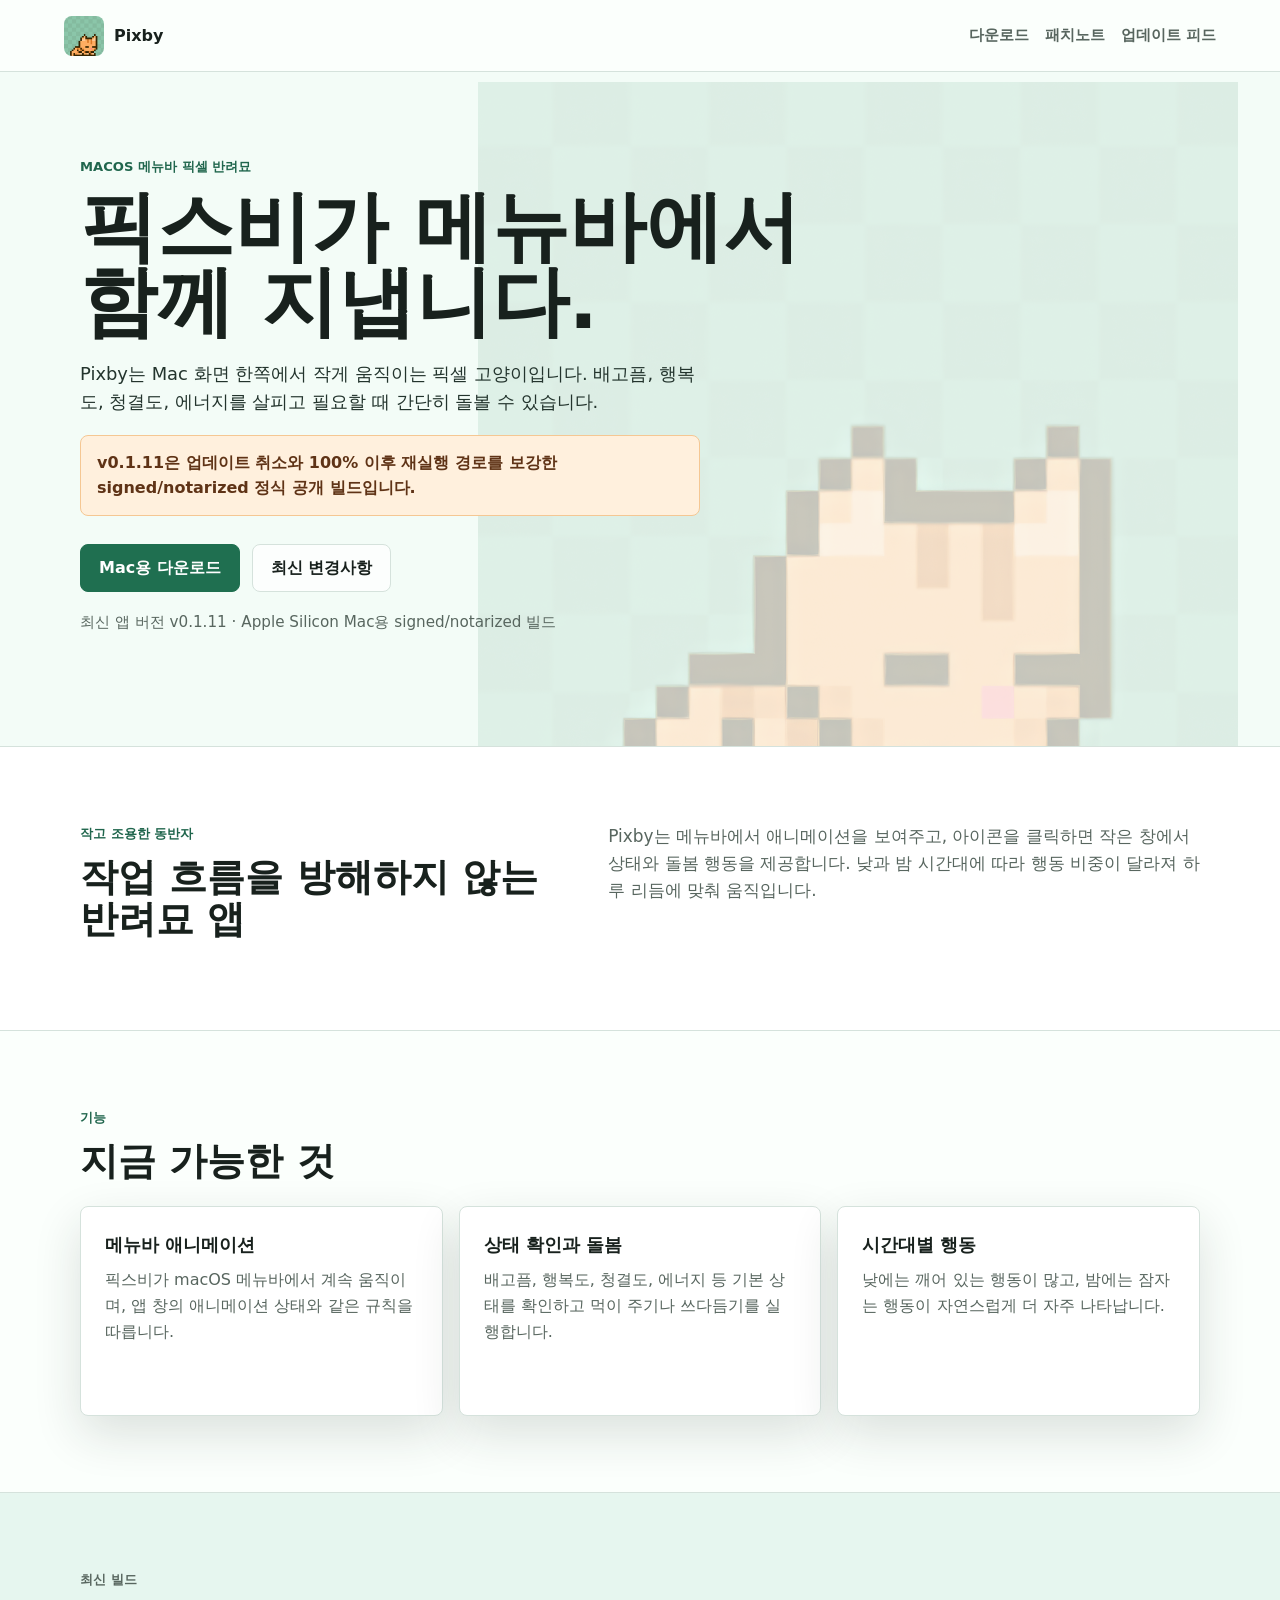
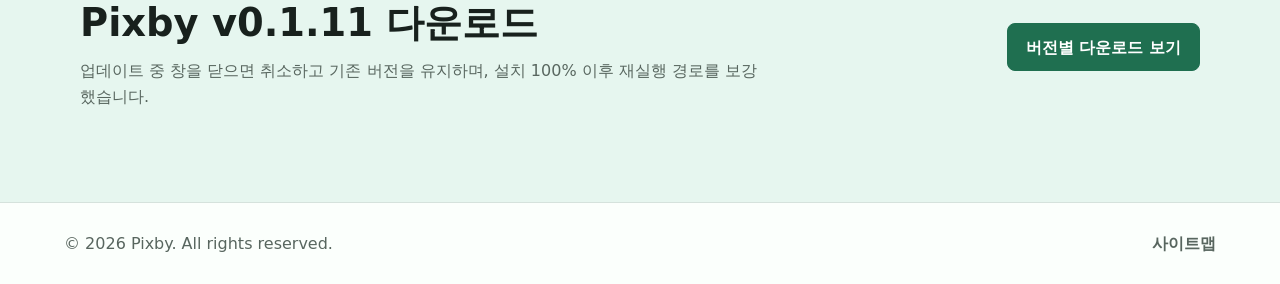
<file: index.html>
<!doctype html>
<html lang="ko">
  <head>
    <meta charset="utf-8" />
    <meta name="viewport" content="width=device-width, initial-scale=1" />
    <title>Pixby - macOS 메뉴바 픽셀 반려묘</title>
    <meta
      name="description"
      content="Pixby는 macOS 메뉴바에 상주하는 작은 픽셀 반려묘 앱입니다. 픽스비를 돌보고, 상태를 확인하고, 최신 Mac 버전을 다운로드하세요."
    />
    <meta name="robots" content="index, follow" />
    <meta name="theme-color" content="#8acfb2" />
    <link rel="canonical" href="https://pixby-app.github.io/" />
    <link rel="manifest" href="/site.webmanifest" />
    <link rel="icon" href="/assets/logo-pixby.png" type="image/png" />
    <meta property="og:type" content="website" />
    <meta property="og:site_name" content="Pixby" />
    <meta property="og:title" content="Pixby - macOS 메뉴바 픽셀 반려묘" />
    <meta
      property="og:description"
      content="메뉴바에서 함께 지내는 작은 픽셀 반려묘, Pixby의 최신 Mac 버전을 다운로드하세요."
    />
    <meta property="og:url" content="https://pixby-app.github.io/" />
    <meta property="og:image" content="https://pixby-app.github.io/assets/logo-pixby.png" />
    <meta name="twitter:card" content="summary_large_image" />
    <meta name="twitter:title" content="Pixby - macOS 메뉴바 픽셀 반려묘" />
    <meta
      name="twitter:description"
      content="macOS 메뉴바에서 함께 지내는 픽셀 반려묘 앱입니다."
    />
    <meta name="twitter:image" content="https://pixby-app.github.io/assets/logo-pixby.png" />
    <link rel="stylesheet" href="/styles.css?v=0.1.11" />
    <script type="application/ld+json">
      {
        "@context": "https://schema.org",
        "@type": "SoftwareApplication",
        "name": "Pixby",
        "alternateName": "픽스비",
        "applicationCategory": "LifestyleApplication",
        "operatingSystem": "macOS",
        "softwareVersion": "0.1.11",
        "description": "Pixby는 macOS 메뉴바에 상주하는 픽셀 반려묘 앱입니다.",
        "url": "https://pixby-app.github.io/",
        "downloadUrl": "https://github.com/Pixby-App/pixby-app.github.io/releases/download/v0.1.11/Pixby-0.1.11-arm64.dmg",
        "image": "https://pixby-app.github.io/assets/logo-pixby.png",
        "inLanguage": "ko-KR",
        "offers": {
          "@type": "Offer",
          "price": "0",
          "priceCurrency": "KRW"
        }
      }
    </script>
  </head>
  <body>
    <header class="site-header">
      <a class="brand" href="/" aria-label="Pixby 홈">
        <img src="/assets/logo-pixby.png" alt="" width="40" height="40" />
        <span>Pixby</span>
      </a>
      <nav aria-label="주요 메뉴">
        <a href="/downloads.html">다운로드</a>
        <a href="/patch-notes.html">패치노트</a>
        <a href="/updates/latest-mac.yml">업데이트 피드</a>
      </nav>
    </header>

    <main>
      <section class="hero">
        <div class="hero-inner">
          <p class="eyebrow">macOS 메뉴바 픽셀 반려묘</p>
          <h1>픽스비가 메뉴바에서 함께 지냅니다.</h1>
          <p class="hero-copy">
            Pixby는 Mac 화면 한쪽에서 작게 움직이는 픽셀 고양이입니다. 배고픔, 행복도, 청결도,
            에너지를 살피고 필요할 때 간단히 돌볼 수 있습니다.
          </p>
          <p class="status-alert">
            v0.1.11은 업데이트 취소와 100% 이후 재실행 경로를 보강한 signed/notarized 정식 공개 빌드입니다.
          </p>
          <div class="hero-actions" aria-label="주요 작업">
            <a class="button primary" href="https://github.com/Pixby-App/pixby-app.github.io/releases/download/v0.1.11/Pixby-0.1.11-arm64.dmg">Mac용 다운로드</a>
            <a class="button secondary" href="/patch-notes.html">최신 변경사항</a>
          </div>
          <p class="release-note">최신 앱 버전 v0.1.11 · Apple Silicon Mac용 signed/notarized 빌드</p>
        </div>
      </section>

      <section class="section intro-section" aria-labelledby="what-is-pixby">
        <div class="section-inner two-column">
          <div>
            <p class="eyebrow">작고 조용한 동반자</p>
            <h2 id="what-is-pixby">작업 흐름을 방해하지 않는 반려묘 앱</h2>
          </div>
          <p>
            Pixby는 메뉴바에서 애니메이션을 보여주고, 아이콘을 클릭하면 작은 창에서 상태와 돌봄
            행동을 제공합니다. 낮과 밤 시간대에 따라 행동 비중이 달라져 하루 리듬에 맞춰 움직입니다.
          </p>
        </div>
      </section>

      <section class="section" aria-labelledby="features">
        <div class="section-inner">
          <div class="section-heading">
            <p class="eyebrow">기능</p>
            <h2 id="features">지금 가능한 것</h2>
          </div>
          <div class="feature-grid">
            <article class="feature-card">
              <h3>메뉴바 애니메이션</h3>
              <p>픽스비가 macOS 메뉴바에서 계속 움직이며, 앱 창의 애니메이션 상태와 같은 규칙을 따릅니다.</p>
            </article>
            <article class="feature-card">
              <h3>상태 확인과 돌봄</h3>
              <p>배고픔, 행복도, 청결도, 에너지 등 기본 상태를 확인하고 먹이 주기나 쓰다듬기를 실행합니다.</p>
            </article>
            <article class="feature-card">
              <h3>시간대별 행동</h3>
              <p>낮에는 깨어 있는 행동이 많고, 밤에는 잠자는 행동이 자연스럽게 더 자주 나타납니다.</p>
            </article>
          </div>
        </div>
      </section>

      <section class="section download-band" aria-labelledby="download">
        <div class="section-inner split-band">
          <div>
            <p class="eyebrow">최신 빌드</p>
            <h2 id="download">Pixby v0.1.11 다운로드</h2>
            <p>업데이트 중 창을 닫으면 취소하고 기존 버전을 유지하며, 설치 100% 이후 재실행 경로를 보강했습니다.</p>
          </div>
          <a class="button primary" href="/downloads.html">버전별 다운로드 보기</a>
        </div>
      </section>
    </main>

    <footer class="site-footer">
      <p>© 2026 Pixby. All rights reserved.</p>
      <a href="/sitemap.xml">사이트맵</a>
    </footer>
  </body>
</html>
</file>
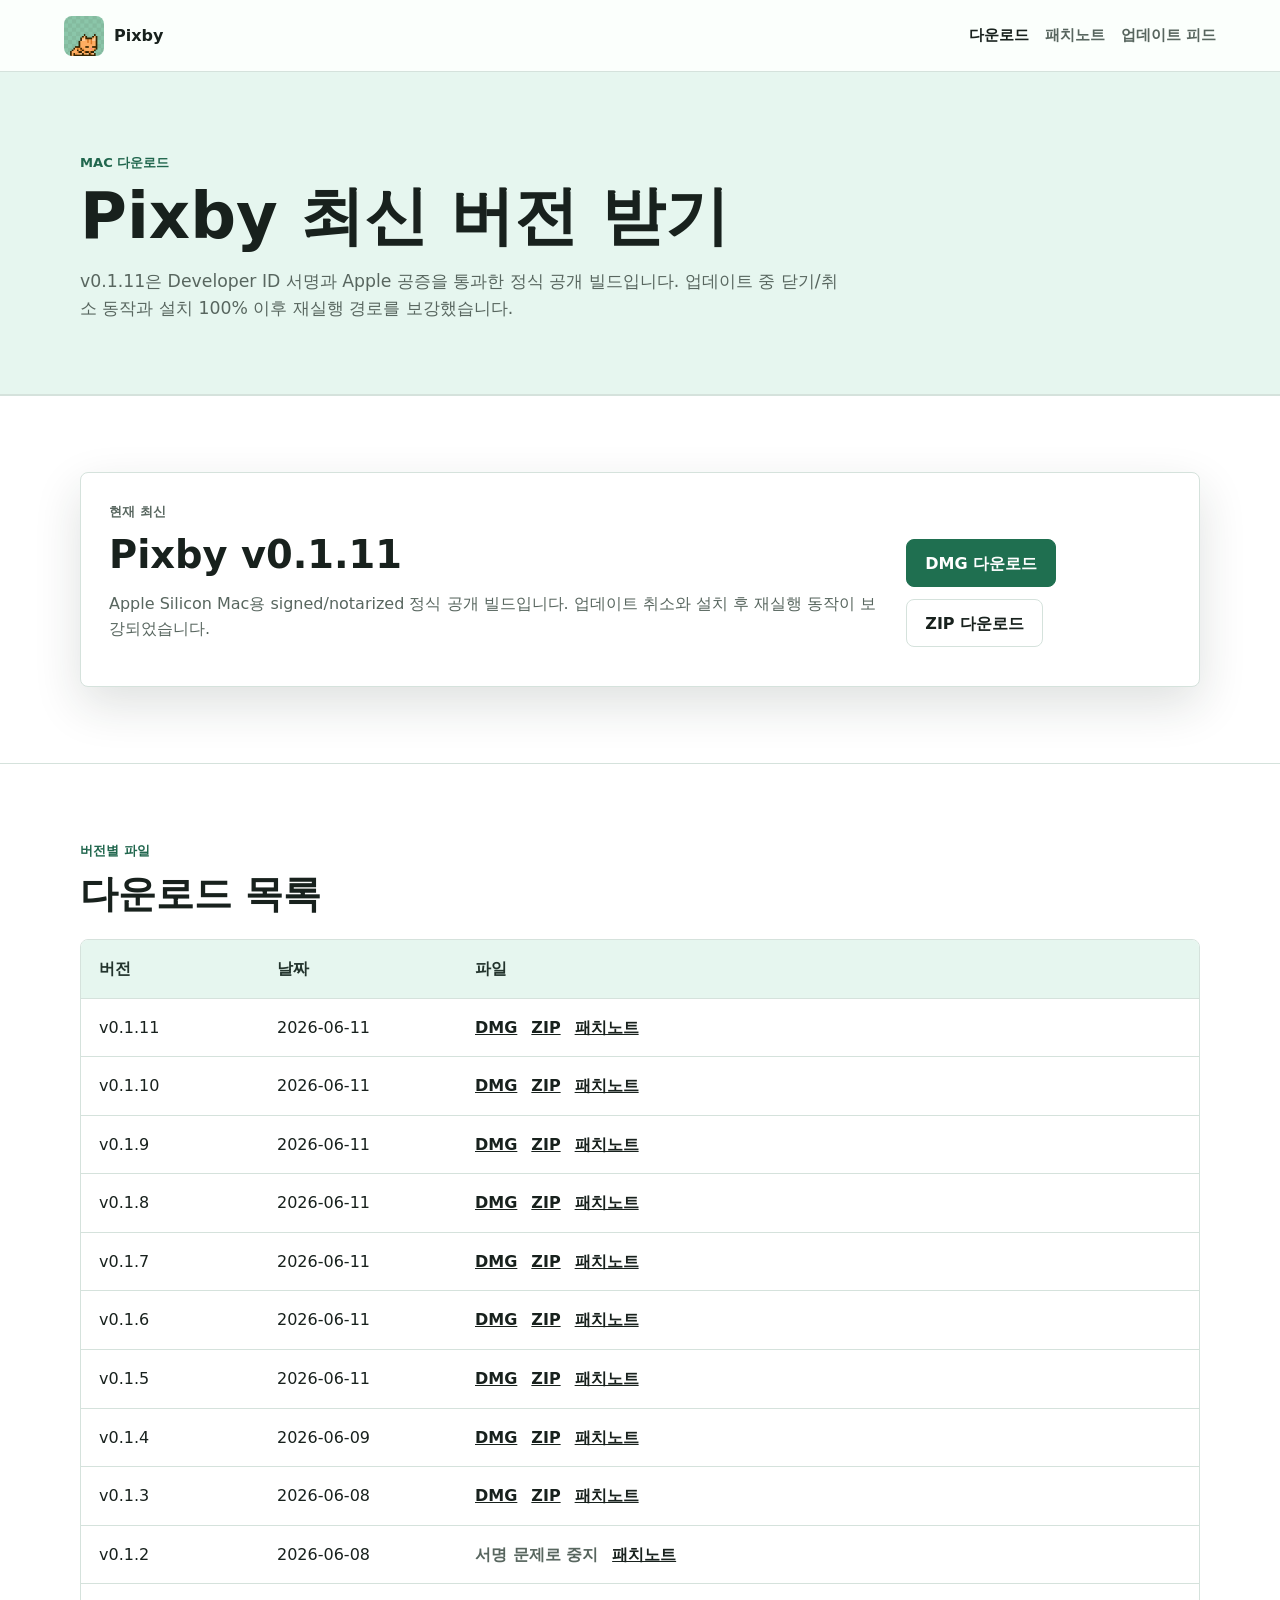
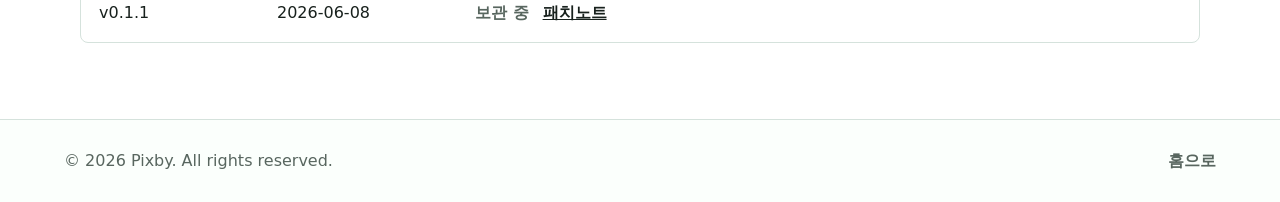
<file: downloads.html>
<!doctype html>
<html lang="ko">
  <head>
    <meta charset="utf-8" />
    <meta name="viewport" content="width=device-width, initial-scale=1" />
    <title>Pixby 다운로드 - Mac용 최신 버전</title>
    <meta
      name="description"
      content="Pixby macOS 앱의 최신 버전과 버전별 다운로드 파일을 확인하세요."
    />
    <meta name="robots" content="index, follow" />
    <meta name="theme-color" content="#8acfb2" />
    <link rel="canonical" href="https://pixby-app.github.io/downloads.html" />
    <link rel="manifest" href="/site.webmanifest" />
    <link rel="icon" href="/assets/logo-pixby.png" type="image/png" />
    <meta property="og:type" content="website" />
    <meta property="og:title" content="Pixby 다운로드" />
    <meta property="og:description" content="Pixby macOS 앱 최신 버전을 다운로드하세요." />
    <meta property="og:url" content="https://pixby-app.github.io/downloads.html" />
    <meta property="og:image" content="https://pixby-app.github.io/assets/logo-pixby.png" />
    <link rel="stylesheet" href="/styles.css?v=0.1.11" />
  </head>
  <body>
    <header class="site-header">
      <a class="brand" href="/" aria-label="Pixby 홈">
        <img src="/assets/logo-pixby.png" alt="" width="40" height="40" />
        <span>Pixby</span>
      </a>
      <nav aria-label="주요 메뉴">
        <a aria-current="page" href="/downloads.html">다운로드</a>
        <a href="/patch-notes.html">패치노트</a>
        <a href="/updates/latest-mac.yml">업데이트 피드</a>
      </nav>
    </header>

    <main class="page-main">
      <section class="page-hero">
        <div class="section-inner">
          <p class="eyebrow">Mac 다운로드</p>
          <h1>Pixby 최신 버전 받기</h1>
          <p>
            v0.1.11은 Developer ID 서명과 Apple 공증을 통과한 정식 공개 빌드입니다. 업데이트 중 닫기/취소 동작과
            설치 100% 이후 재실행 경로를 보강했습니다.
          </p>
        </div>
      </section>

      <section class="section" aria-labelledby="latest-download">
        <div class="section-inner">
          <div class="download-card">
            <div>
              <p class="eyebrow">현재 최신</p>
              <h2 id="latest-download">Pixby v0.1.11</h2>
              <p>Apple Silicon Mac용 signed/notarized 정식 공개 빌드입니다. 업데이트 취소와 설치 후 재실행 동작이 보강되었습니다.</p>
            </div>
            <div class="download-actions">
              <a class="button primary" href="https://github.com/Pixby-App/pixby-app.github.io/releases/download/v0.1.11/Pixby-0.1.11-arm64.dmg">DMG 다운로드</a>
              <a class="button secondary" href="https://github.com/Pixby-App/pixby-app.github.io/releases/download/v0.1.11/Pixby-0.1.11-arm64-mac.zip">ZIP 다운로드</a>
            </div>
          </div>
        </div>
      </section>

      <section class="section" aria-labelledby="versions">
        <div class="section-inner">
          <div class="section-heading">
            <p class="eyebrow">버전별 파일</p>
            <h2 id="versions">다운로드 목록</h2>
          </div>
          <div class="version-table" role="table" aria-label="Pixby 버전별 다운로드">
            <div class="version-row version-head" role="row">
              <span role="columnheader">버전</span>
              <span role="columnheader">날짜</span>
              <span role="columnheader">파일</span>
            </div>
            <div class="version-row" role="row">
              <span role="cell">v0.1.11</span>
              <span role="cell">2026-06-11</span>
              <span role="cell" class="file-links">
                <a href="https://github.com/Pixby-App/pixby-app.github.io/releases/download/v0.1.11/Pixby-0.1.11-arm64.dmg">DMG</a>
                <a href="https://github.com/Pixby-App/pixby-app.github.io/releases/download/v0.1.11/Pixby-0.1.11-arm64-mac.zip">ZIP</a>
                <a href="/patch-notes.html#v0-1-11">패치노트</a>
              </span>
            </div>
            <div class="version-row" role="row">
              <span role="cell">v0.1.10</span>
              <span role="cell">2026-06-11</span>
              <span role="cell" class="file-links">
                <a href="https://github.com/Pixby-App/pixby-app.github.io/releases/download/v0.1.10/Pixby-0.1.10-arm64.dmg">DMG</a>
                <a href="https://github.com/Pixby-App/pixby-app.github.io/releases/download/v0.1.10/Pixby-0.1.10-arm64-mac.zip">ZIP</a>
                <a href="/patch-notes.html#v0-1-10">패치노트</a>
              </span>
            </div>
            <div class="version-row" role="row">
              <span role="cell">v0.1.9</span>
              <span role="cell">2026-06-11</span>
              <span role="cell" class="file-links">
                <a href="https://github.com/Pixby-App/pixby-app.github.io/releases/download/v0.1.9/Pixby-0.1.9-arm64.dmg">DMG</a>
                <a href="https://github.com/Pixby-App/pixby-app.github.io/releases/download/v0.1.9/Pixby-0.1.9-arm64-mac.zip">ZIP</a>
                <a href="/patch-notes.html#v0-1-9">패치노트</a>
              </span>
            </div>
            <div class="version-row" role="row">
              <span role="cell">v0.1.8</span>
              <span role="cell">2026-06-11</span>
              <span role="cell" class="file-links">
                <a href="https://github.com/Pixby-App/pixby-app.github.io/releases/download/v0.1.8/Pixby-0.1.8-arm64.dmg">DMG</a>
                <a href="https://github.com/Pixby-App/pixby-app.github.io/releases/download/v0.1.8/Pixby-0.1.8-arm64-mac.zip">ZIP</a>
                <a href="/patch-notes.html#v0-1-8">패치노트</a>
              </span>
            </div>
            <div class="version-row" role="row">
              <span role="cell">v0.1.7</span>
              <span role="cell">2026-06-11</span>
              <span role="cell" class="file-links">
                <a href="https://github.com/Pixby-App/pixby-app.github.io/releases/download/v0.1.7/Pixby-0.1.7-arm64.dmg">DMG</a>
                <a href="https://github.com/Pixby-App/pixby-app.github.io/releases/download/v0.1.7/Pixby-0.1.7-arm64-mac.zip">ZIP</a>
                <a href="/patch-notes.html#v0-1-7">패치노트</a>
              </span>
            </div>
            <div class="version-row" role="row">
              <span role="cell">v0.1.6</span>
              <span role="cell">2026-06-11</span>
              <span role="cell" class="file-links">
                <a href="https://github.com/Pixby-App/pixby-app.github.io/releases/download/v0.1.6/Pixby-0.1.6-arm64.dmg">DMG</a>
                <a href="https://github.com/Pixby-App/pixby-app.github.io/releases/download/v0.1.6/Pixby-0.1.6-arm64-mac.zip">ZIP</a>
                <a href="/patch-notes.html#v0-1-6">패치노트</a>
              </span>
            </div>
            <div class="version-row" role="row">
              <span role="cell">v0.1.5</span>
              <span role="cell">2026-06-11</span>
              <span role="cell" class="file-links">
                <a href="https://github.com/Pixby-App/pixby-app.github.io/releases/download/v0.1.5/Pixby-0.1.5-arm64.dmg">DMG</a>
                <a href="https://github.com/Pixby-App/pixby-app.github.io/releases/download/v0.1.5/Pixby-0.1.5-arm64-mac.zip">ZIP</a>
                <a href="/patch-notes.html#v0-1-5">패치노트</a>
              </span>
            </div>
            <div class="version-row" role="row">
              <span role="cell">v0.1.4</span>
              <span role="cell">2026-06-09</span>
              <span role="cell" class="file-links">
                <a href="https://github.com/Pixby-App/pixby-app.github.io/releases/download/v0.1.4/Pixby-0.1.4-arm64.dmg">DMG</a>
                <a href="https://github.com/Pixby-App/pixby-app.github.io/releases/download/v0.1.4/Pixby-0.1.4-arm64-mac.zip">ZIP</a>
                <a href="/patch-notes.html#v0-1-4">패치노트</a>
              </span>
            </div>
            <div class="version-row" role="row">
              <span role="cell">v0.1.3</span>
              <span role="cell">2026-06-08</span>
              <span role="cell" class="file-links">
                <a href="https://github.com/Pixby-App/pixby-app.github.io/releases/download/v0.1.3/Pixby-0.1.3-arm64.dmg">DMG</a>
                <a href="https://github.com/Pixby-App/pixby-app.github.io/releases/download/v0.1.3/Pixby-0.1.3-arm64-mac.zip">ZIP</a>
                <a href="/patch-notes.html#v0-1-3">패치노트</a>
              </span>
            </div>
            <div class="version-row" role="row">
              <span role="cell">v0.1.2</span>
              <span role="cell">2026-06-08</span>
              <span role="cell" class="file-links">
                <span class="muted-link">서명 문제로 중지</span>
                <a href="/patch-notes.html#v0-1-2">패치노트</a>
              </span>
            </div>
            <div class="version-row" role="row">
              <span role="cell">v0.1.1</span>
              <span role="cell">2026-06-08</span>
              <span role="cell" class="file-links">
                <span class="muted-link">보관 중</span>
                <a href="/patch-notes.html#v0-1-1">패치노트</a>
              </span>
            </div>
          </div>
        </div>
      </section>
    </main>

    <footer class="site-footer">
      <p>© 2026 Pixby. All rights reserved.</p>
      <a href="/">홈으로</a>
    </footer>
  </body>
</html>
</file>
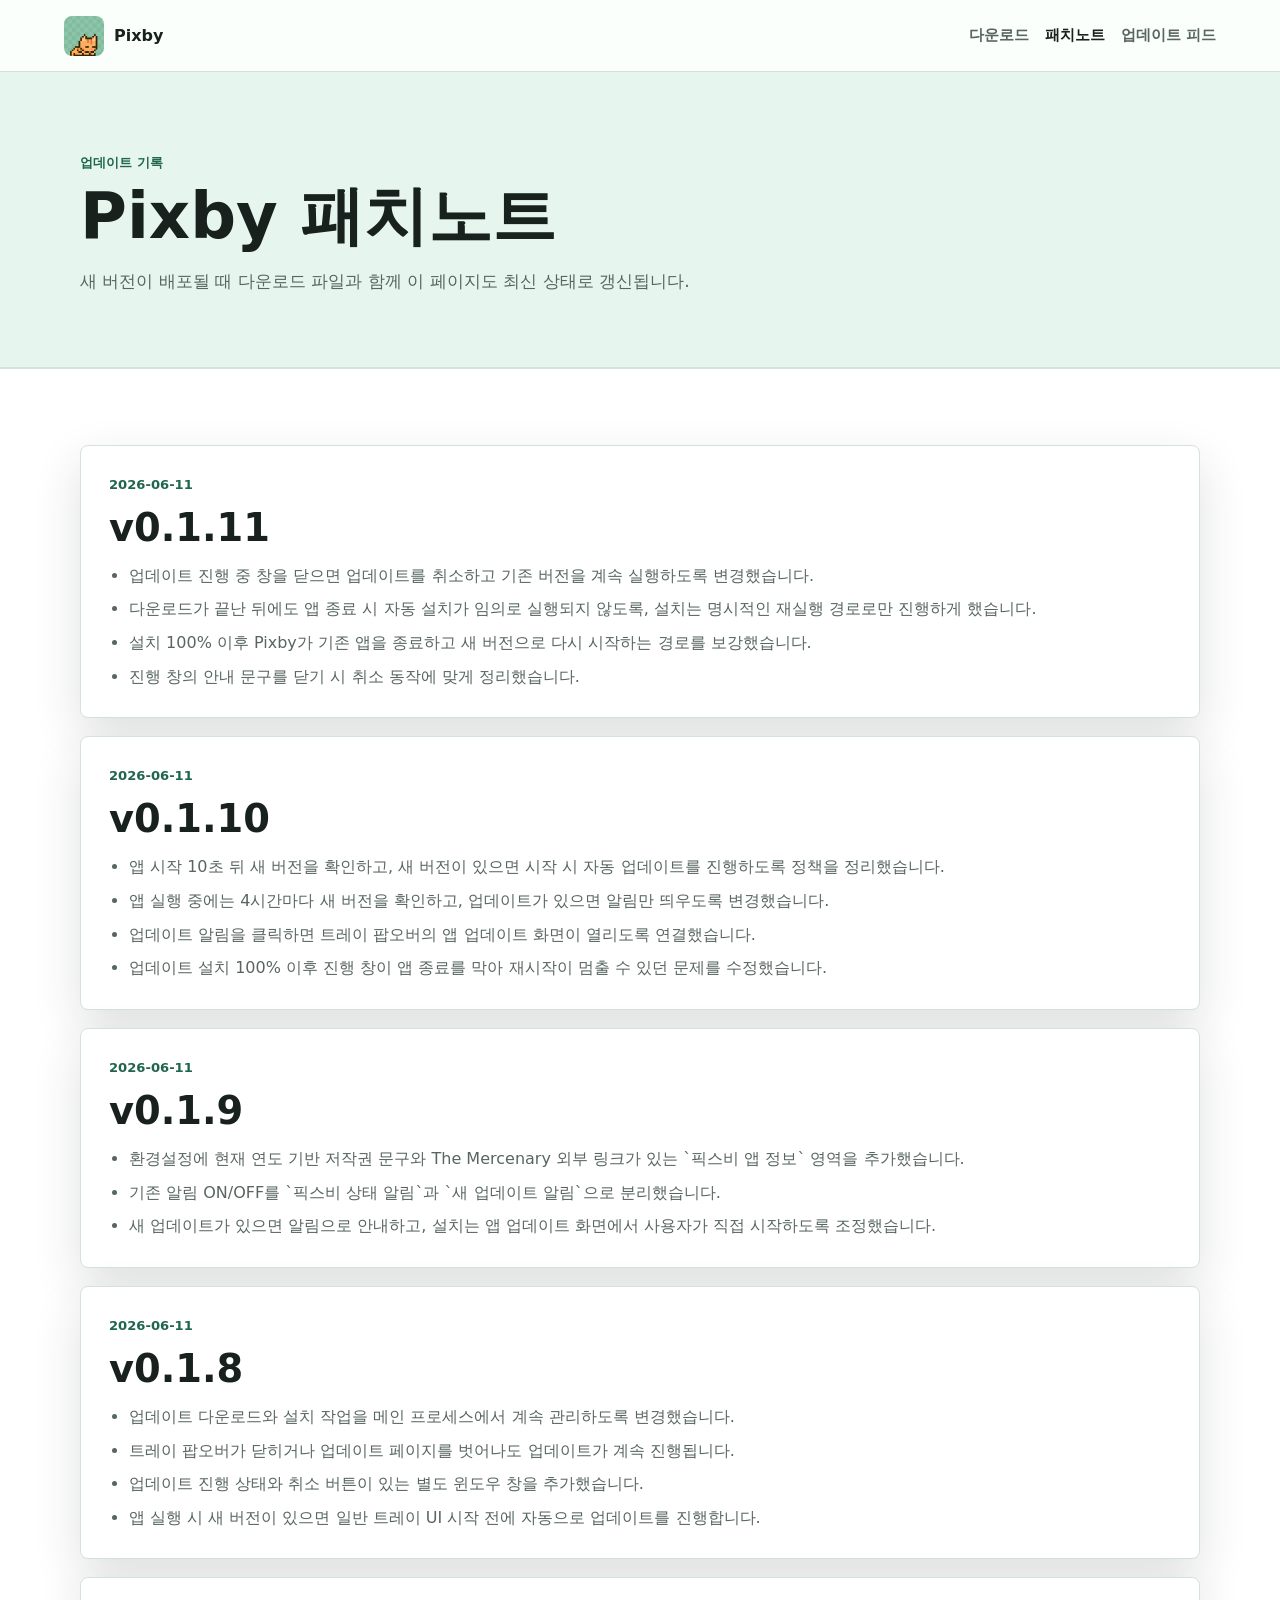
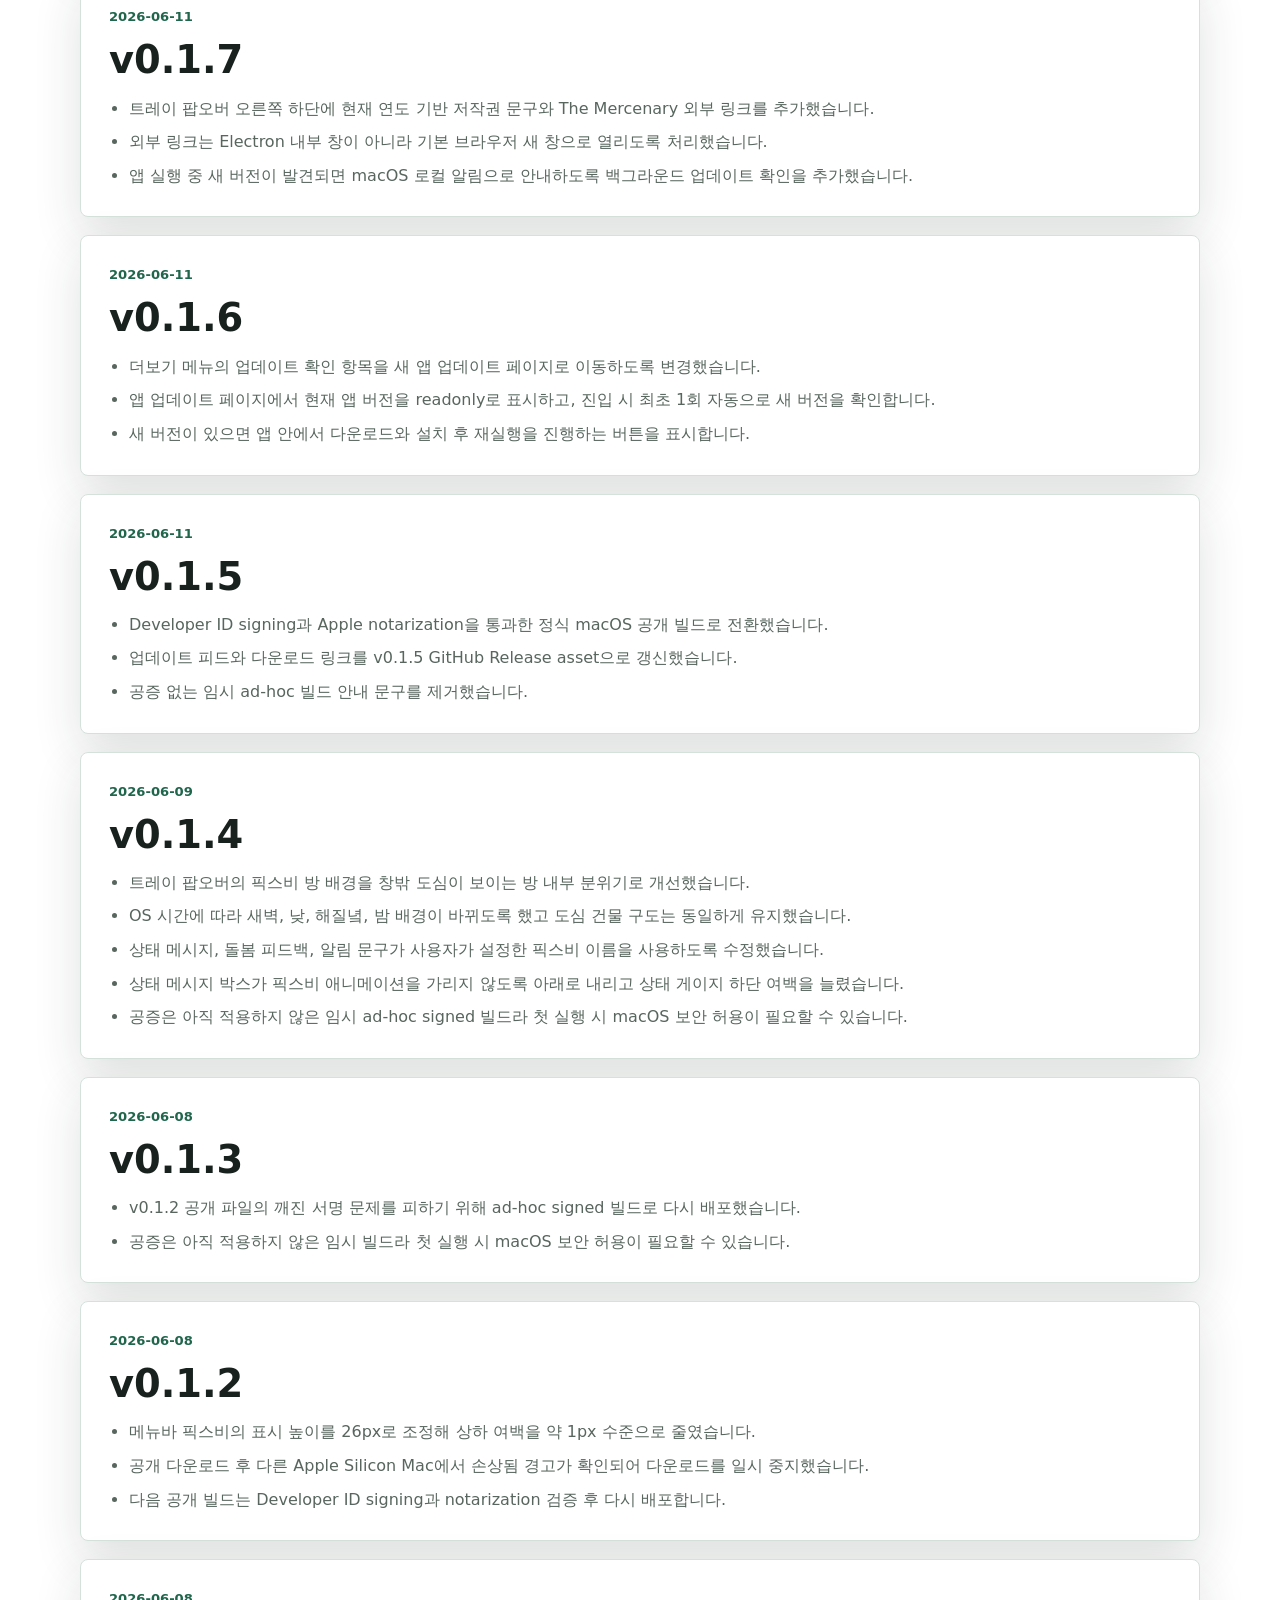
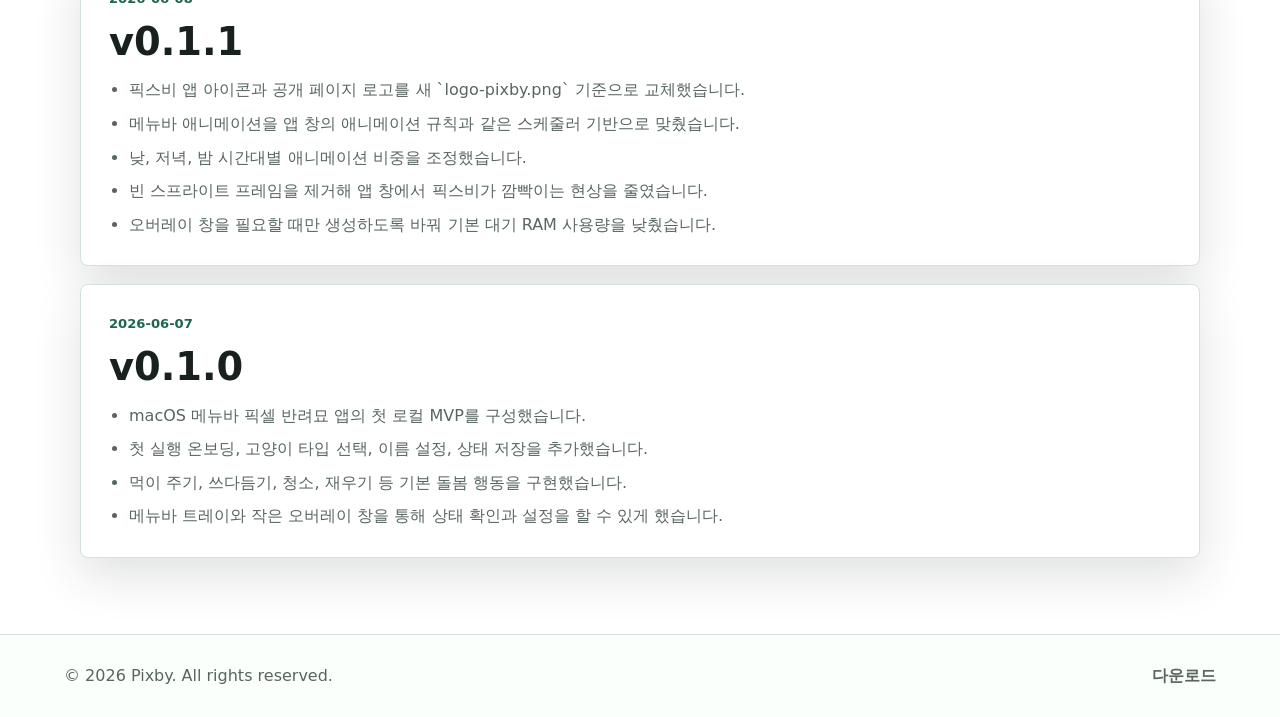
<file: patch-notes.html>
<!doctype html>
<html lang="ko">
  <head>
    <meta charset="utf-8" />
    <meta name="viewport" content="width=device-width, initial-scale=1" />
    <title>Pixby 패치노트 - 버전별 업데이트 기록</title>
    <meta
      name="description"
      content="Pixby macOS 메뉴바 픽셀 반려묘 앱의 버전별 업데이트 내용과 변경사항을 확인하세요."
    />
    <meta name="robots" content="index, follow" />
    <meta name="theme-color" content="#8acfb2" />
    <link rel="canonical" href="https://pixby-app.github.io/patch-notes.html" />
    <link rel="manifest" href="/site.webmanifest" />
    <link rel="icon" href="/assets/logo-pixby.png" type="image/png" />
    <meta property="og:type" content="website" />
    <meta property="og:title" content="Pixby 패치노트" />
    <meta property="og:description" content="Pixby 버전별 업데이트 기록입니다." />
    <meta property="og:url" content="https://pixby-app.github.io/patch-notes.html" />
    <meta property="og:image" content="https://pixby-app.github.io/assets/logo-pixby.png" />
    <link rel="stylesheet" href="/styles.css?v=0.1.11" />
  </head>
  <body>
    <header class="site-header">
      <a class="brand" href="/" aria-label="Pixby 홈">
        <img src="/assets/logo-pixby.png" alt="" width="40" height="40" />
        <span>Pixby</span>
      </a>
      <nav aria-label="주요 메뉴">
        <a href="/downloads.html">다운로드</a>
        <a aria-current="page" href="/patch-notes.html">패치노트</a>
        <a href="/updates/latest-mac.yml">업데이트 피드</a>
      </nav>
    </header>

    <main class="page-main">
      <section class="page-hero">
        <div class="section-inner">
          <p class="eyebrow">업데이트 기록</p>
          <h1>Pixby 패치노트</h1>
          <p>새 버전이 배포될 때 다운로드 파일과 함께 이 페이지도 최신 상태로 갱신됩니다.</p>
        </div>
      </section>

      <section class="section notes-section" aria-labelledby="v0-1-11">
        <div class="section-inner">
          <article class="note-entry" id="v0-1-11">
            <p class="eyebrow">2026-06-11</p>
            <h2>v0.1.11</h2>
            <ul>
              <li>업데이트 진행 중 창을 닫으면 업데이트를 취소하고 기존 버전을 계속 실행하도록 변경했습니다.</li>
              <li>다운로드가 끝난 뒤에도 앱 종료 시 자동 설치가 임의로 실행되지 않도록, 설치는 명시적인 재실행 경로로만 진행하게 했습니다.</li>
              <li>설치 100% 이후 Pixby가 기존 앱을 종료하고 새 버전으로 다시 시작하는 경로를 보강했습니다.</li>
              <li>진행 창의 안내 문구를 닫기 시 취소 동작에 맞게 정리했습니다.</li>
            </ul>
          </article>

          <article class="note-entry" id="v0-1-10">
            <p class="eyebrow">2026-06-11</p>
            <h2>v0.1.10</h2>
            <ul>
              <li>앱 시작 10초 뒤 새 버전을 확인하고, 새 버전이 있으면 시작 시 자동 업데이트를 진행하도록 정책을 정리했습니다.</li>
              <li>앱 실행 중에는 4시간마다 새 버전을 확인하고, 업데이트가 있으면 알림만 띄우도록 변경했습니다.</li>
              <li>업데이트 알림을 클릭하면 트레이 팝오버의 앱 업데이트 화면이 열리도록 연결했습니다.</li>
              <li>업데이트 설치 100% 이후 진행 창이 앱 종료를 막아 재시작이 멈출 수 있던 문제를 수정했습니다.</li>
            </ul>
          </article>

          <article class="note-entry" id="v0-1-9">
            <p class="eyebrow">2026-06-11</p>
            <h2>v0.1.9</h2>
            <ul>
              <li>환경설정에 현재 연도 기반 저작권 문구와 The Mercenary 외부 링크가 있는 `픽스비 앱 정보` 영역을 추가했습니다.</li>
              <li>기존 알림 ON/OFF를 `픽스비 상태 알림`과 `새 업데이트 알림`으로 분리했습니다.</li>
              <li>새 업데이트가 있으면 알림으로 안내하고, 설치는 앱 업데이트 화면에서 사용자가 직접 시작하도록 조정했습니다.</li>
            </ul>
          </article>

          <article class="note-entry" id="v0-1-8">
            <p class="eyebrow">2026-06-11</p>
            <h2>v0.1.8</h2>
            <ul>
              <li>업데이트 다운로드와 설치 작업을 메인 프로세스에서 계속 관리하도록 변경했습니다.</li>
              <li>트레이 팝오버가 닫히거나 업데이트 페이지를 벗어나도 업데이트가 계속 진행됩니다.</li>
              <li>업데이트 진행 상태와 취소 버튼이 있는 별도 윈도우 창을 추가했습니다.</li>
              <li>앱 실행 시 새 버전이 있으면 일반 트레이 UI 시작 전에 자동으로 업데이트를 진행합니다.</li>
            </ul>
          </article>

          <article class="note-entry" id="v0-1-7">
            <p class="eyebrow">2026-06-11</p>
            <h2>v0.1.7</h2>
            <ul>
              <li>트레이 팝오버 오른쪽 하단에 현재 연도 기반 저작권 문구와 The Mercenary 외부 링크를 추가했습니다.</li>
              <li>외부 링크는 Electron 내부 창이 아니라 기본 브라우저 새 창으로 열리도록 처리했습니다.</li>
              <li>앱 실행 중 새 버전이 발견되면 macOS 로컬 알림으로 안내하도록 백그라운드 업데이트 확인을 추가했습니다.</li>
            </ul>
          </article>

          <article class="note-entry" id="v0-1-6">
            <p class="eyebrow">2026-06-11</p>
            <h2>v0.1.6</h2>
            <ul>
              <li>더보기 메뉴의 업데이트 확인 항목을 새 앱 업데이트 페이지로 이동하도록 변경했습니다.</li>
              <li>앱 업데이트 페이지에서 현재 앱 버전을 readonly로 표시하고, 진입 시 최초 1회 자동으로 새 버전을 확인합니다.</li>
              <li>새 버전이 있으면 앱 안에서 다운로드와 설치 후 재실행을 진행하는 버튼을 표시합니다.</li>
            </ul>
          </article>

          <article class="note-entry" id="v0-1-5">
            <p class="eyebrow">2026-06-11</p>
            <h2>v0.1.5</h2>
            <ul>
              <li>Developer ID signing과 Apple notarization을 통과한 정식 macOS 공개 빌드로 전환했습니다.</li>
              <li>업데이트 피드와 다운로드 링크를 v0.1.5 GitHub Release asset으로 갱신했습니다.</li>
              <li>공증 없는 임시 ad-hoc 빌드 안내 문구를 제거했습니다.</li>
            </ul>
          </article>

          <article class="note-entry" id="v0-1-4">
            <p class="eyebrow">2026-06-09</p>
            <h2>v0.1.4</h2>
            <ul>
              <li>트레이 팝오버의 픽스비 방 배경을 창밖 도심이 보이는 방 내부 분위기로 개선했습니다.</li>
              <li>OS 시간에 따라 새벽, 낮, 해질녘, 밤 배경이 바뀌도록 했고 도심 건물 구도는 동일하게 유지했습니다.</li>
              <li>상태 메시지, 돌봄 피드백, 알림 문구가 사용자가 설정한 픽스비 이름을 사용하도록 수정했습니다.</li>
              <li>상태 메시지 박스가 픽스비 애니메이션을 가리지 않도록 아래로 내리고 상태 게이지 하단 여백을 늘렸습니다.</li>
              <li>공증은 아직 적용하지 않은 임시 ad-hoc signed 빌드라 첫 실행 시 macOS 보안 허용이 필요할 수 있습니다.</li>
            </ul>
          </article>

          <article class="note-entry" id="v0-1-3">
            <p class="eyebrow">2026-06-08</p>
            <h2>v0.1.3</h2>
            <ul>
              <li>v0.1.2 공개 파일의 깨진 서명 문제를 피하기 위해 ad-hoc signed 빌드로 다시 배포했습니다.</li>
              <li>공증은 아직 적용하지 않은 임시 빌드라 첫 실행 시 macOS 보안 허용이 필요할 수 있습니다.</li>
            </ul>
          </article>

          <article class="note-entry" id="v0-1-2">
            <p class="eyebrow">2026-06-08</p>
            <h2>v0.1.2</h2>
            <ul>
              <li>메뉴바 픽스비의 표시 높이를 26px로 조정해 상하 여백을 약 1px 수준으로 줄였습니다.</li>
              <li>공개 다운로드 후 다른 Apple Silicon Mac에서 손상됨 경고가 확인되어 다운로드를 일시 중지했습니다.</li>
              <li>다음 공개 빌드는 Developer ID signing과 notarization 검증 후 다시 배포합니다.</li>
            </ul>
          </article>

          <article class="note-entry" id="v0-1-1">
            <p class="eyebrow">2026-06-08</p>
            <h2>v0.1.1</h2>
            <ul>
              <li>픽스비 앱 아이콘과 공개 페이지 로고를 새 `logo-pixby.png` 기준으로 교체했습니다.</li>
              <li>메뉴바 애니메이션을 앱 창의 애니메이션 규칙과 같은 스케줄러 기반으로 맞췄습니다.</li>
              <li>낮, 저녁, 밤 시간대별 애니메이션 비중을 조정했습니다.</li>
              <li>빈 스프라이트 프레임을 제거해 앱 창에서 픽스비가 깜빡이는 현상을 줄였습니다.</li>
              <li>오버레이 창을 필요할 때만 생성하도록 바꿔 기본 대기 RAM 사용량을 낮췄습니다.</li>
            </ul>
          </article>

          <article class="note-entry" id="v0-1-0">
            <p class="eyebrow">2026-06-07</p>
            <h2>v0.1.0</h2>
            <ul>
              <li>macOS 메뉴바 픽셀 반려묘 앱의 첫 로컬 MVP를 구성했습니다.</li>
              <li>첫 실행 온보딩, 고양이 타입 선택, 이름 설정, 상태 저장을 추가했습니다.</li>
              <li>먹이 주기, 쓰다듬기, 청소, 재우기 등 기본 돌봄 행동을 구현했습니다.</li>
              <li>메뉴바 트레이와 작은 오버레이 창을 통해 상태 확인과 설정을 할 수 있게 했습니다.</li>
            </ul>
          </article>
        </div>
      </section>
    </main>

    <footer class="site-footer">
      <p>© 2026 Pixby. All rights reserved.</p>
      <a href="/downloads.html">다운로드</a>
    </footer>
  </body>
</html>
</file>
<file: styles.css>
:root {
  color-scheme: light;
  --ink: #18211d;
  --muted: #58665f;
  --line: #d5e2dc;
  --paper: #fbfffc;
  --mint: #8acfb2;
  --mint-soft: #e6f6ef;
  --peach: #ffb064;
  --rose: #ff7f99;
  --deep: #23342d;
  --shadow: 0 18px 48px rgba(28, 45, 38, 0.14);
  font-family:
    Inter, ui-sans-serif, system-ui, -apple-system, BlinkMacSystemFont, "Segoe UI", sans-serif;
}

* {
  box-sizing: border-box;
}

body {
  margin: 0;
  color: var(--ink);
  background: var(--paper);
  line-height: 1.6;
}

a {
  color: inherit;
}

.site-header {
  position: sticky;
  top: 0;
  z-index: 10;
  display: flex;
  align-items: center;
  justify-content: space-between;
  gap: 24px;
  min-height: 72px;
  padding: 14px clamp(20px, 5vw, 72px);
  background: rgba(251, 255, 252, 0.92);
  border-bottom: 1px solid var(--line);
  backdrop-filter: blur(12px);
}

.brand {
  display: inline-flex;
  align-items: center;
  gap: 10px;
  color: var(--ink);
  font-weight: 800;
  text-decoration: none;
}

.brand img {
  width: 40px;
  height: 40px;
  border-radius: 8px;
  object-fit: cover;
}

nav {
  display: flex;
  align-items: center;
  flex-wrap: wrap;
  gap: 16px;
  color: var(--muted);
  font-size: 0.95rem;
  font-weight: 700;
}

nav a {
  text-decoration: none;
}

nav a:hover,
nav a[aria-current="page"] {
  color: var(--ink);
}

.hero {
  position: relative;
  display: flex;
  align-items: center;
  min-height: 72svh;
  overflow: hidden;
  background-color: #dff4ea;
  background-image: url("/assets/logo-pixby.png");
  background-repeat: no-repeat;
  background-position: right 8% bottom -96px;
  background-size: min(760px, 82vw);
}

.hero::before {
  position: absolute;
  inset: 0;
  content: "";
  background: rgba(251, 255, 252, 0.74);
}

.hero-inner,
.section-inner {
  position: relative;
  width: min(1120px, calc(100% - 40px));
  margin: 0 auto;
}

.hero-inner {
  padding: 84px 0 96px;
}

.eyebrow {
  margin: 0 0 12px;
  color: #20664d;
  font-size: 0.82rem;
  font-weight: 900;
  text-transform: uppercase;
}

h1,
h2,
h3,
p {
  margin-top: 0;
}

h1 {
  max-width: 760px;
  margin-bottom: 20px;
  font-size: clamp(2.6rem, 6vw, 5.8rem);
  line-height: 0.98;
  letter-spacing: 0;
}

h2 {
  margin-bottom: 14px;
  font-size: clamp(1.75rem, 3vw, 2.6rem);
  line-height: 1.1;
  letter-spacing: 0;
}

h3 {
  margin-bottom: 8px;
  font-size: 1.1rem;
  letter-spacing: 0;
}

.hero-copy {
  max-width: 620px;
  color: var(--deep);
  font-size: 1.12rem;
}

.hero-actions,
.download-actions {
  display: flex;
  flex-wrap: wrap;
  gap: 12px;
  margin-top: 28px;
}

.button {
  display: inline-flex;
  align-items: center;
  justify-content: center;
  min-height: 48px;
  padding: 0 18px;
  border: 1px solid var(--line);
  border-radius: 8px;
  font-weight: 850;
  text-decoration: none;
}

.button.primary {
  border-color: #1f6f50;
  color: #ffffff;
  background: #1f6f50;
}

.button.secondary {
  color: var(--ink);
  background: rgba(255, 255, 255, 0.76);
}

.button.disabled {
  color: var(--muted);
  background: #eef5f1;
  cursor: not-allowed;
}

.button:hover:not(.disabled) {
  transform: translateY(-1px);
}

.status-alert {
  max-width: 620px;
  margin: 18px 0 0;
  padding: 14px 16px;
  color: #5f3316;
  background: #fff0dd;
  border: 1px solid #f5c793;
  border-radius: 8px;
  font-weight: 760;
}

.release-note {
  margin-top: 18px;
  color: var(--muted);
  font-size: 0.95rem;
}

.section {
  padding: 76px 0;
  border-top: 1px solid var(--line);
}

.intro-section {
  background: #ffffff;
}

.two-column {
  display: grid;
  grid-template-columns: minmax(0, 0.9fr) minmax(0, 1.1fr);
  gap: 44px;
  align-items: start;
}

.two-column p:last-child {
  color: var(--muted);
  font-size: 1.06rem;
}

.section-heading {
  margin-bottom: 24px;
}

.feature-grid {
  display: grid;
  grid-template-columns: repeat(3, minmax(0, 1fr));
  gap: 16px;
}

.feature-card,
.download-card,
.note-entry {
  border: 1px solid var(--line);
  border-radius: 8px;
  background: #ffffff;
  box-shadow: var(--shadow);
}

.feature-card {
  min-height: 210px;
  padding: 24px;
}

.feature-card p,
.download-card p,
.note-entry li {
  color: var(--muted);
}

.download-band {
  background: var(--mint-soft);
}

.split-band,
.download-card {
  display: flex;
  align-items: center;
  justify-content: space-between;
  gap: 28px;
}

.split-band p {
  max-width: 680px;
  color: var(--muted);
}

.site-footer {
  display: flex;
  justify-content: space-between;
  gap: 16px;
  padding: 28px clamp(20px, 5vw, 72px);
  color: var(--muted);
  border-top: 1px solid var(--line);
}

.site-footer p {
  margin: 0;
}

.site-footer a {
  font-weight: 800;
  text-decoration: none;
}

.page-main {
  background: #ffffff;
}

.page-hero {
  padding: 80px 0 54px;
  background: var(--mint-soft);
  border-bottom: 1px solid var(--line);
}

.page-hero h1 {
  max-width: 840px;
  font-size: clamp(2.4rem, 5vw, 4.5rem);
}

.page-hero p:last-child {
  max-width: 760px;
  color: var(--muted);
  font-size: 1.08rem;
}

.download-card {
  padding: 28px;
}

.version-table {
  overflow: hidden;
  border: 1px solid var(--line);
  border-radius: 8px;
}

.version-row {
  display: grid;
  grid-template-columns: 160px 180px minmax(0, 1fr);
  gap: 18px;
  padding: 16px 18px;
  border-top: 1px solid var(--line);
}

.version-row:first-child {
  border-top: 0;
}

.version-head {
  color: var(--deep);
  background: var(--mint-soft);
  font-weight: 900;
}

.file-links {
  display: flex;
  flex-wrap: wrap;
  gap: 14px;
  font-weight: 800;
}

.muted-link {
  color: var(--muted);
}

.note-entry {
  padding: 28px;
}

.note-entry + .note-entry {
  margin-top: 18px;
}

.note-entry ul {
  margin: 0;
  padding-left: 20px;
}

.note-entry li + li {
  margin-top: 8px;
}

@media (max-width: 760px) {
  .site-header,
  .site-footer {
    align-items: flex-start;
    flex-direction: column;
  }

  .hero {
    min-height: 76svh;
    background-position: center bottom -72px;
    background-size: min(560px, 110vw);
  }

  .hero-inner {
    padding-top: 56px;
  }

  .two-column,
  .feature-grid,
  .version-row {
    grid-template-columns: 1fr;
  }

  .split-band,
  .download-card {
    align-items: flex-start;
    flex-direction: column;
  }

  .section {
    padding: 54px 0;
  }
}
</file>
